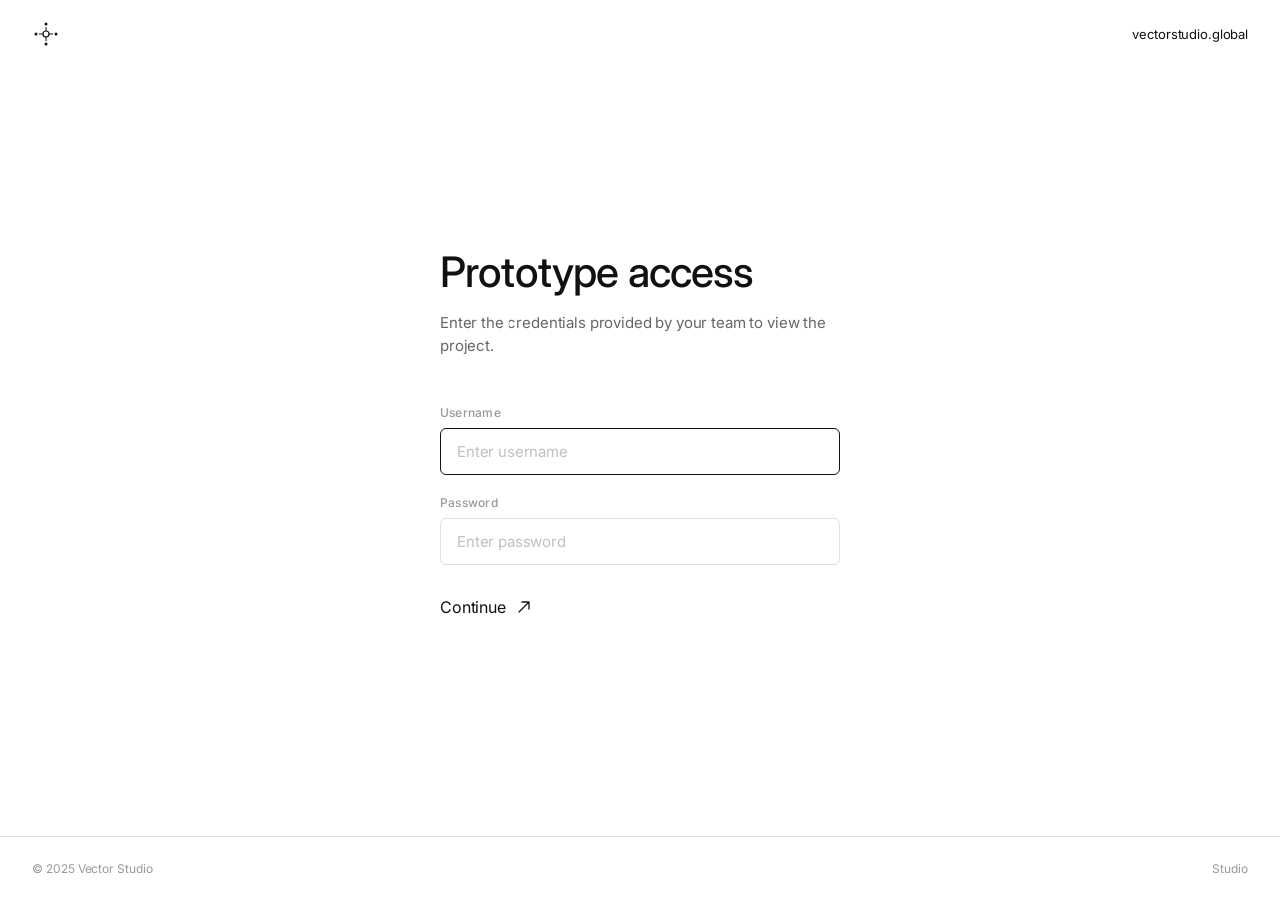
<file: index.html>
<!doctype html>
<html lang="en">
<head>
<meta charset="utf-8" />
<meta name="viewport" content="width=device-width, initial-scale=1" />
<title>Vector Studio — Prototypes</title>
<meta name="description" content="Vector Studio client prototype access.">
<meta property="og:type" content="website">
<meta property="og:url" content="https://portal.vectorstudio.global/">
<meta property="og:title" content="Vector Studio — Prototypes">
<meta property="og:description" content="Client prototype access portal.">
<link rel="preconnect" href="https://fonts.googleapis.com">
<link rel="preconnect" href="https://fonts.gstatic.com" crossorigin>
<link href="https://fonts.googleapis.com/css2?family=Inter:wght@300;400;500&family=JetBrains+Mono:wght@400;500&display=swap" rel="stylesheet">
<style>
  :root {
    --bg: #ffffff;
    --text: #111111;
    --text-soft: #666666;
    --text-mute: #999999;
    --border: #e0e0e0;
    --border-focus: #111111;
    --sans: "Inter", -apple-system, system-ui, sans-serif;
    --mono: "JetBrains Mono", ui-monospace, monospace;
  }

  * { box-sizing: border-box; margin: 0; padding: 0; }

  html, body {
    height: 100%;
    background: var(--bg);
    color: var(--text);
    font-family: var(--sans);
    -webkit-font-smoothing: antialiased;
    text-rendering: optimizeLegibility;
  }

  body {
    display: flex;
    flex-direction: column;
    min-height: 100vh;
  }

  .portal-header {
    display: flex;
    align-items: center;
    justify-content: space-between;
    padding: 20px 32px;
  }

  .portal-mark {
    width: 28px;
    height: 28px;
    position: relative;
  }

  .portal-mark svg {
    width: 28px;
    height: 28px;
  }

  .portal-header-right {
    font-size: 13px;
    color: var(--text-soft);
    letter-spacing: -0.01em;
  }

  .portal-header-right a {
    color: var(--text);
    text-decoration: none;
    transition: opacity 0.15s;
  }

  .portal-header-right a:hover {
    opacity: 0.5;
  }

  .portal-main {
    flex: 1;
    display: flex;
    align-items: center;
    justify-content: center;
    padding: 24px;
  }

  .portal-box {
    width: 100%;
    max-width: 400px;
  }

  .portal-box h1 {
    font-family: var(--sans);
    font-size: 42px;
    font-weight: 500;
    letter-spacing: -0.02em;
    line-height: 1.1;
    margin-bottom: 16px;
  }

  .portal-desc {
    font-size: 15px;
    color: var(--text-soft);
    line-height: 1.55;
    margin-bottom: 48px;
    letter-spacing: -0.01em;
  }

  .field-group {
    margin-bottom: 20px;
  }

  .field-label {
    font-size: 12px;
    font-weight: 500;
    letter-spacing: 0.02em;
    color: var(--text-mute);
    margin-bottom: 8px;
    display: block;
  }

  .field {
    width: 100%;
    background: transparent;
    border: 1px solid var(--border);
    border-radius: 6px;
    padding: 13px 16px;
    color: var(--text);
    font-family: var(--sans);
    font-size: 15px;
    letter-spacing: -0.01em;
    outline: none;
    transition: border-color 0.2s;
  }

  .field::placeholder { color: #c0c0c0; }
  .field:focus { border-color: var(--border-focus); }

  .submit-row {
    display: flex;
    align-items: center;
    justify-content: space-between;
    margin-top: 32px;
  }

  .submit-btn {
    display: inline-flex;
    align-items: center;
    gap: 10px;
    background: none;
    color: var(--text);
    font-family: var(--sans);
    font-weight: 400;
    font-size: 16px;
    letter-spacing: -0.01em;
    border: none;
    cursor: pointer;
    padding: 0;
    transition: opacity 0.15s;
  }

  .submit-btn:hover { opacity: 0.5; }

  .submit-btn svg {
    transition: transform 0.2s;
  }

  .submit-btn:hover svg {
    transform: translate(2px, -2px);
  }

  .error-msg {
    font-size: 13px;
    color: #d44;
    margin-top: 20px;
    min-height: 18px;
    letter-spacing: -0.01em;
  }

  .portal-footer {
    padding: 24px 32px;
    display: flex;
    justify-content: space-between;
    align-items: center;
    border-top: 1px solid var(--border);
  }

  .portal-footer span {
    font-size: 12px;
    color: var(--text-mute);
    letter-spacing: -0.005em;
  }

  .portal-footer a {
    font-size: 12px;
    color: var(--text-mute);
    text-decoration: none;
    transition: color 0.15s;
  }

  .portal-footer a:hover { color: var(--text); }

  .divider {
    width: 40px;
    height: 1px;
    background: var(--border);
    margin: 0 auto 48px;
  }

  @media (max-width: 600px) {
    .portal-box h1 { font-size: 32px; }
    .portal-header { padding: 16px 20px; }
    .portal-footer { padding: 16px 20px; }
  }
</style>
</head>
<body>

<header class="portal-header">
  <div class="portal-mark">
    <svg viewBox="0 0 28 28" fill="none">
      <circle cx="14" cy="4" r="1.5" fill="#111"/>
      <circle cx="14" cy="24" r="1.5" fill="#111"/>
      <circle cx="4" cy="14" r="1.5" fill="#111"/>
      <circle cx="24" cy="14" r="1.5" fill="#111"/>
      <circle cx="14" cy="14" r="3" stroke="#111" stroke-width="1.2" fill="none"/>
      <line x1="14" y1="7" x2="14" y2="11" stroke="#111" stroke-width="1"/>
      <line x1="14" y1="17" x2="14" y2="21" stroke="#111" stroke-width="1"/>
      <line x1="7" y1="14" x2="11" y2="14" stroke="#111" stroke-width="1"/>
      <line x1="17" y1="14" x2="21" y2="14" stroke="#111" stroke-width="1"/>
    </svg>
  </div>
  <div class="portal-header-right">
    <a href="https://vectorstudio.global">vectorstudio.global</a>
  </div>
</header>

<main class="portal-main">
  <div class="portal-box">
    <h1>Prototype access</h1>
    <p class="portal-desc">Enter the credentials provided by your team to view the project.</p>

    <form id="loginForm" onsubmit="return handleLogin(event)">
      <div class="field-group">
        <label class="field-label" for="loginUser">Username</label>
        <input class="field" type="text" id="loginUser" placeholder="Enter username" autocomplete="off" autofocus />
      </div>
      <div class="field-group">
        <label class="field-label" for="loginPass">Password</label>
        <input class="field" type="password" id="loginPass" placeholder="Enter password" autocomplete="off" />
      </div>
      <div class="submit-row">
        <button type="submit" class="submit-btn">
          Continue
          <svg width="16" height="16" viewBox="0 0 16 16" fill="none">
            <path d="M3 13L13 3M13 3H6M13 3v7" stroke="currentColor" stroke-width="1.3" stroke-linecap="round" stroke-linejoin="round"/>
          </svg>
        </button>
      </div>
    </form>
    <div class="error-msg" id="loginError"></div>
  </div>
</main>

<footer class="portal-footer">
  <span>&copy; 2025 Vector Studio</span>
  <a href="https://vectorstudio.global">Studio</a>
</footer>

<script>
var CLIENTS = [
  {
    username: 'vectorprototype',
    password: 'spaciomnpclabs',
    path: '/spaciom/',
    sessionKey: 'vs_proto_spaciom'
  }
  // {
  //   username: 'clientname',
  //   password: 'securepassword',
  //   path: '/clientfolder/',
  //   sessionKey: 'vs_proto_clientname'
  // }
];

function handleLogin(e) {
  e.preventDefault();
  var u = document.getElementById('loginUser').value.trim().toLowerCase();
  var p = document.getElementById('loginPass').value;
  var errorEl = document.getElementById('loginError');

  for (var i = 0; i < CLIENTS.length; i++) {
    if (u === CLIENTS[i].username && p === CLIENTS[i].password) {
      sessionStorage.setItem(CLIENTS[i].sessionKey, '1');
      window.location.href = CLIENTS[i].path;
      return false;
    }
  }

  errorEl.textContent = 'Invalid credentials';
  document.getElementById('loginPass').value = '';
  return false;
}
</script>

</body>
</html>
</file>
